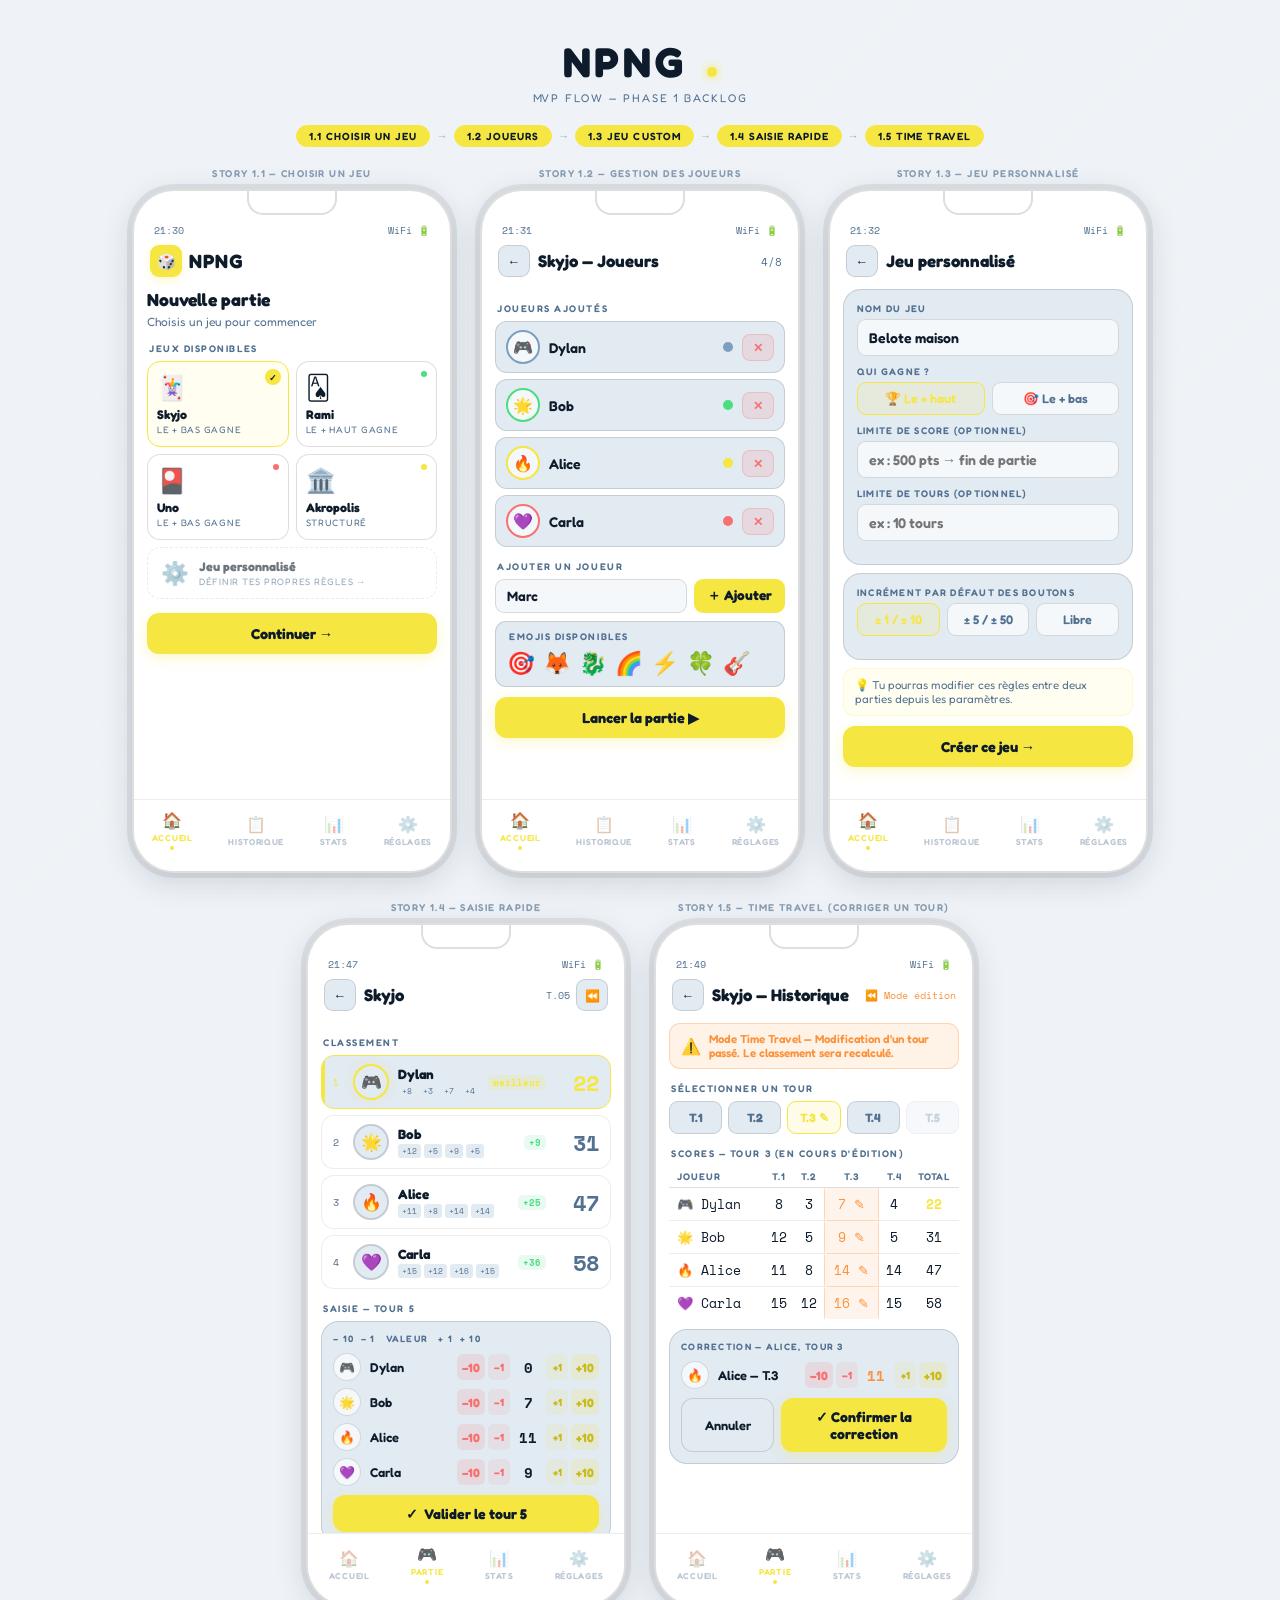
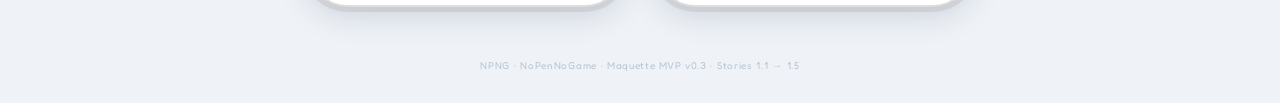
<file: mockup.html>
<!DOCTYPE html>
<html lang="fr">
<head>
<meta charset="UTF-8">
<meta name="viewport" content="width=device-width, initial-scale=1.0">
<title>NPNG — MVP Maquette</title>
<link href="https://fonts.googleapis.com/css2?family=Fredoka:wght@400;500;600;700&family=Space+Mono:wght@400;700&display=swap" rel="stylesheet">
<style>
/* ─── TOKENS ─────────────────────────────────────────────────── */
:root {
  --accent:      #F5E642;
  --accent-dim:  #C9BC1A;
  --accent-text: #0D1B2A;
  --success:     #4ADE80;
  --danger:      #F87171;
  --warn:        #FB923C;
  --r-card: 18px; --r-btn: 12px; --r-pill: 99px;
  --font-ui:   'Fredoka', sans-serif;
  --font-mono: 'Space Mono', monospace;
  --t: 0.16s ease;
}
@media (prefers-color-scheme: dark) { :root {
  --bg:#0D1B2A; --surf:#152233; --raised:#1C2F44; --input:#1E3249;
  --txt:#EEF2F7; --sub:#7A9AB5; --bdr:rgba(255,255,255,0.07); --bdr-md:rgba(255,255,255,0.13);
  --sh:0 8px 32px rgba(0,0,0,.5);
}}
@media (prefers-color-scheme: light) { :root {
  --bg:#EFF3F8; --surf:#FFF; --raised:#E2EAF2; --input:#F5F8FB;
  --txt:#0D1B2A; --sub:#527090; --bdr:rgba(0,0,0,.07); --bdr-md:rgba(0,0,0,.13);
  --sh:0 8px 32px rgba(13,27,42,.15);
}}

*,*::before,*::after{box-sizing:border-box;margin:0;padding:0}
html{font-size:16px}
body{background:var(--bg);font-family:var(--font-ui);color:var(--txt);min-height:100vh;overflow-x:hidden}
body::before{content:'';position:fixed;inset:0;z-index:0;
  background-image:repeating-linear-gradient(-45deg,transparent,transparent 28px,rgba(245,230,66,.022) 28px,rgba(245,230,66,.022) 29px);
  pointer-events:none}
*{scrollbar-width:none}

/* ─── PAGE ───────────────────────────────────────────────────── */
.page-hd{text-align:center;padding:36px 24px 8px;position:relative;z-index:1}
.page-hd h1{font-size:2.6rem;font-weight:700;letter-spacing:.08em;color:var(--txt)}
.page-hd h1 .dot{display:inline-block;width:10px;height:10px;border-radius:50%;background:var(--accent);box-shadow:0 0 10px var(--accent);margin-left:6px}
.page-hd p{font-size:.7rem;color:var(--sub);letter-spacing:.16em;text-transform:uppercase;margin-top:4px}

/* flow labels */
.flow{display:flex;justify-content:center;align-items:center;gap:6px;padding:12px 24px 20px;flex-wrap:wrap;position:relative;z-index:1}
.fl{font-size:.65rem;font-weight:600;letter-spacing:.1em;text-transform:uppercase;
  padding:4px 12px;border-radius:var(--r-pill);background:var(--surf);
  border:1px solid var(--bdr-md);color:var(--sub);cursor:pointer;transition:all var(--t)}
.fl.on{background:var(--accent);color:var(--accent-text);border-color:var(--accent)}
.fl-arrow{color:var(--sub);font-size:.7rem;opacity:.5}

/* ─── DEVICE GRID ────────────────────────────────────────────── */
.grid{display:flex;justify-content:center;align-items:flex-start;gap:28px;
  padding:0 20px 48px;position:relative;z-index:1;flex-wrap:wrap}
.col{display:flex;flex-direction:column;align-items:center;gap:10px}
.scr-lbl{font-size:.62rem;font-weight:600;letter-spacing:.14em;text-transform:uppercase;color:var(--sub);opacity:.65}

/* ─── PHONE ──────────────────────────────────────────────────── */
.phone{width:320px;border-radius:42px;border:2px solid var(--bdr-md);
  box-shadow:var(--sh),0 0 0 5px var(--bdr);overflow:hidden;
  background:var(--surf);position:relative;
  animation:riseUp .4s ease both}
.phone::before{content:'';position:absolute;top:0;left:50%;transform:translateX(-50%);
  width:90px;height:24px;background:var(--surf);border-radius:0 0 16px 16px;
  z-index:10;border:2px solid var(--bdr-md);border-top:none}
.phone-inner{height:680px;display:flex;flex-direction:column;overflow:hidden}
@keyframes riseUp{from{opacity:0;transform:translateY(20px)}to{opacity:1;transform:translateY(0)}}

/* ─── STATUS BAR ─────────────────────────────────────────────── */
.sb{display:flex;justify-content:space-between;align-items:center;
  padding:32px 20px 4px;font-size:.6rem;font-family:var(--font-mono);color:var(--sub)}

/* ─── APP HEADER ─────────────────────────────────────────────── */
.ah{display:flex;justify-content:space-between;align-items:center;padding:4px 16px 12px}
.logo{display:flex;align-items:center;gap:7px}
.logo-ico{width:32px;height:32px;background:var(--accent);border-radius:9px;
  display:flex;align-items:center;justify-content:center;font-size:.95rem;
  box-shadow:0 3px 8px rgba(245,230,66,.3)}
.logo-txt{font-size:1.2rem;font-weight:700;letter-spacing:.05em}
.ico-btn{width:32px;height:32px;background:var(--raised);border:1px solid var(--bdr-md);
  border-radius:9px;display:flex;align-items:center;justify-content:center;font-size:.85rem;cursor:pointer}

/* ─── SCROLL ─────────────────────────────────────────────────── */
.scroll{flex:1;overflow-y:auto;padding:0 13px 16px}

/* ─── TYPO HELPERS ───────────────────────────────────────────── */
.slbl{font-size:.6rem;font-weight:600;letter-spacing:.16em;text-transform:uppercase;
  color:var(--sub);margin:14px 0 7px 2px}
.sh-title{font-size:1.1rem;font-weight:700;margin-bottom:4px}
.sh-sub{font-size:.75rem;color:var(--sub)}

/* ─── BUTTONS ────────────────────────────────────────────────── */
.btn-cta{width:100%;background:var(--accent);border:none;border-radius:var(--r-btn);
  padding:12px;color:var(--accent-text);font-family:var(--font-ui);font-size:.9rem;
  font-weight:700;cursor:pointer;display:flex;align-items:center;justify-content:center;gap:7px;
  box-shadow:0 4px 14px rgba(245,230,66,.28);transition:transform var(--t),box-shadow var(--t)}
.btn-cta:hover{transform:translateY(-2px);box-shadow:0 7px 20px rgba(245,230,66,.4)}
.btn-ghost{width:100%;background:var(--raised);border:1px solid var(--bdr-md);
  border-radius:var(--r-btn);padding:10px;color:var(--txt);font-family:var(--font-ui);
  font-size:.85rem;font-weight:600;cursor:pointer;text-align:center;
  transition:background var(--t)}
.btn-ghost:hover{background:var(--input)}
.btn-danger{background:rgba(248,113,113,.15);border:1px solid rgba(248,113,113,.25);
  color:#F87171;border-radius:8px;padding:5px 10px;font-family:var(--font-ui);
  font-size:.75rem;font-weight:600;cursor:pointer}

/* ─── GAME TILE (catalogue) ──────────────────────────────────── */
.cat-grid{display:grid;grid-template-columns:1fr 1fr;gap:7px;margin-bottom:4px}
.g-tile{background:var(--surf);border:1px solid var(--bdr-md);border-radius:13px;
  padding:11px 9px;cursor:pointer;position:relative;
  transition:transform var(--t),border-color var(--t)}
.g-tile:hover{transform:translateY(-2px);border-color:var(--accent)}
.g-tile.selected{border-color:var(--accent);background:rgba(245,230,66,.07)}
.g-tile .check{position:absolute;top:7px;right:7px;background:var(--accent);
  color:var(--accent-text);font-size:.55rem;font-weight:700;border-radius:50%;
  width:16px;height:16px;display:flex;align-items:center;justify-content:center}
.te{font-size:1.5rem;margin-bottom:5px;display:block}
.tn{font-size:.78rem;font-weight:700;margin-bottom:2px}
.tt{font-size:.58rem;color:var(--sub);letter-spacing:.08em;text-transform:uppercase}
.tdot{position:absolute;top:9px;right:9px;width:6px;height:6px;border-radius:50%}

.g-tile.custom-tile{border-style:dashed;opacity:.6}

/* ─── CUSTOM GAME FORM ───────────────────────────────────────── */
.form-card{background:var(--raised);border:1px solid var(--bdr-md);border-radius:var(--r-card);padding:13px;margin-bottom:8px}
.field-lbl{font-size:.6rem;font-weight:600;letter-spacing:.13em;text-transform:uppercase;color:var(--sub);margin-bottom:5px}
.field-input{width:100%;background:var(--input);border:1px solid var(--bdr-md);border-radius:9px;
  padding:9px 11px;color:var(--txt);font-family:var(--font-ui);font-size:.88rem;font-weight:600;
  outline:none;margin-bottom:10px}
.field-input:focus{border-color:var(--accent)}
.toggle-row{display:flex;gap:7px;margin-bottom:10px}
.toggle-opt{flex:1;padding:8px;border-radius:9px;border:1px solid var(--bdr-md);
  text-align:center;font-size:.78rem;font-weight:600;cursor:pointer;
  background:var(--input);color:var(--sub);transition:all var(--t)}
.toggle-opt.on{background:rgba(245,230,66,.12);border-color:var(--accent);color:var(--accent)}

/* ─── PLAYER MANAGEMENT ──────────────────────────────────────── */
.player-list{display:flex;flex-direction:column;gap:6px;margin-bottom:8px}
.p-row{display:flex;align-items:center;gap:9px;background:var(--raised);
  border:1px solid var(--bdr-md);border-radius:12px;padding:8px 10px}
.p-av{width:34px;height:34px;border-radius:50%;display:flex;align-items:center;
  justify-content:center;font-size:1rem;border:2px solid var(--bdr-md);
  background:var(--input);flex-shrink:0}
.p-name{flex:1;font-size:.88rem;font-weight:600}
.p-color-dot{width:10px;height:10px;border-radius:50%;flex-shrink:0}
.add-player-row{display:flex;gap:7px;margin-bottom:8px}
.add-input{flex:1;background:var(--input);border:1px solid var(--bdr-md);
  border-radius:9px;padding:8px 11px;color:var(--txt);font-family:var(--font-ui);
  font-size:.85rem;font-weight:600;outline:none}
.add-input:focus{border-color:var(--accent)}
.add-btn{background:var(--accent);border:none;border-radius:9px;padding:8px 13px;
  color:var(--accent-text);font-family:var(--font-ui);font-size:.85rem;font-weight:700;cursor:pointer}

/* ─── SCORE ENTRY ────────────────────────────────────────────── */
/* leaderboard */
.lb{display:flex;flex-direction:column;gap:6px;margin-bottom:12px}
.lb-row{background:var(--surf);border:1px solid var(--bdr);border-radius:13px;
  padding:8px 11px;display:flex;align-items:center;gap:9px;position:relative;overflow:hidden}
.lb-row.lead{background:var(--raised);border-color:var(--accent)}
.lb-row.lead::after{content:'';position:absolute;left:0;top:0;bottom:0;width:3px;background:var(--accent)}
.rk{font-family:var(--font-mono);font-size:.6rem;color:var(--sub);width:11px}
.lb-row.lead .rk{color:var(--accent)}
.av-m{width:36px;height:36px;border-radius:50%;display:flex;align-items:center;
  justify-content:center;font-size:1.05rem;border:2px solid var(--bdr-md);
  background:var(--raised);flex-shrink:0}
.lb-row.lead .av-m{border-color:var(--accent);box-shadow:0 0 8px rgba(245,230,66,.25)}
.lb-info{flex:1;min-width:0}
.lb-name{font-size:.84rem;font-weight:700;margin-bottom:2px}
.pips{display:flex;gap:3px}
.pip{font-size:.53rem;font-family:var(--font-mono);color:var(--sub);
  background:var(--raised);border-radius:3px;padding:1px 4px}
.pip.edit{background:rgba(251,146,60,.2);color:var(--warn);cursor:pointer}
.db{font-size:.57rem;font-family:var(--font-mono);border-radius:5px;padding:1px 5px;font-weight:700}
.db.neg{background:rgba(248,113,113,.15);color:#F87171}
.db.pos{background:rgba(74,222,128,.12);color:#4ADE80}
.db.best{background:rgba(245,230,66,.15);color:var(--accent)}
.tot{font-family:var(--font-mono);font-size:1.4rem;font-weight:700;color:var(--sub);
  min-width:44px;text-align:right}
.lb-row.lead .tot{color:var(--accent)}

/* entry panel */
.ep{background:var(--raised);border:1px solid var(--bdr-md);border-radius:var(--r-card);padding:11px}
.ep-lbl{font-size:.58rem;font-weight:600;letter-spacing:.14em;text-transform:uppercase;color:var(--sub);margin-bottom:9px}
.e-row{display:flex;align-items:center;gap:9px;margin-bottom:7px}
.e-av{width:28px;height:28px;border-radius:50%;display:flex;align-items:center;
  justify-content:center;font-size:.8rem;background:var(--input);border:1.5px solid var(--bdr-md);flex-shrink:0}
.e-name{flex:1;font-size:.8rem;font-weight:600}
.sc-ctrl{display:flex;align-items:center;gap:3px}
.sc-b{height:26px;border-radius:6px;border:none;font-family:var(--font-ui);
  font-size:.75rem;font-weight:700;cursor:pointer;transition:transform var(--t);padding:0 6px;
  display:flex;align-items:center;justify-content:center}
.sc-b:hover{transform:scale(1.08)}
.sc-b.lrg{background:rgba(248,113,113,.15);color:#F87171;width:28px}
.sc-b.sml{background:rgba(248,113,113,.1);color:#F87171;width:22px;font-size:.65rem}
.sc-b.slrg{background:rgba(245,230,66,.18);color:var(--accent-dim);width:28px}
.sc-b.ssml{background:rgba(245,230,66,.1);color:var(--accent-dim);width:22px;font-size:.65rem}
.sc-val{font-family:var(--font-mono);font-size:.9rem;font-weight:700;
  min-width:30px;text-align:center;color:var(--txt)}
.validate-btn{width:100%;background:var(--accent);border:none;border-radius:var(--r-btn);
  padding:10px;color:var(--accent-text);font-family:var(--font-ui);font-size:.88rem;
  font-weight:700;cursor:pointer;margin-top:9px;
  display:flex;align-items:center;justify-content:center;gap:6px;
  box-shadow:0 4px 12px rgba(245,230,66,.28);transition:transform var(--t)}
.validate-btn:hover{transform:translateY(-1px)}

/* ─── TIME TRAVEL ────────────────────────────────────────────── */
.tt-banner{background:rgba(251,146,60,.12);border:1px solid rgba(251,146,60,.3);
  border-radius:11px;padding:8px 11px;margin-bottom:10px;
  display:flex;align-items:center;gap:8px}
.tt-banner .ico{font-size:1rem}
.tt-banner .txt{font-size:.72rem;color:var(--warn);font-weight:600;flex:1}
.tt-nav{display:flex;gap:6px;margin-bottom:10px}
.tt-btn{flex:1;background:var(--raised);border:1px solid var(--bdr-md);border-radius:9px;
  padding:8px;text-align:center;font-size:.75rem;font-weight:700;cursor:pointer;
  color:var(--sub);transition:all var(--t)}
.tt-btn.cur{background:rgba(245,230,66,.12);border-color:var(--accent);color:var(--accent)}
.tt-btn:hover{border-color:var(--bdr-md);color:var(--txt)}

/* round-by-round table */
.round-table{width:100%;border-collapse:collapse;margin-bottom:10px}
.round-table th{font-size:.6rem;font-weight:600;letter-spacing:.1em;text-transform:uppercase;
  color:var(--sub);padding:5px 4px;text-align:center;border-bottom:1px solid var(--bdr-md)}
.round-table th:first-child{text-align:left;padding-left:8px}
.round-table td{font-family:var(--font-mono);font-size:.82rem;padding:6px 4px;
  text-align:center;border-bottom:1px solid var(--bdr);color:var(--txt)}
.round-table td:first-child{text-align:left;padding-left:8px}
.round-table tr:last-child td{border-bottom:none}
.round-table .editable{background:rgba(251,146,60,.1);border-radius:5px;
  cursor:pointer;color:var(--warn);border:1px solid rgba(251,146,60,.3)}
.round-table .total-row td{font-weight:700;color:var(--txt);border-top:1px solid var(--bdr-md);font-size:.85rem}

/* ─── BOTTOM NAV ─────────────────────────────────────────────── */
.nav{display:flex;justify-content:space-around;align-items:center;
  padding:7px 0 18px;border-top:1px solid var(--bdr);background:var(--surf)}
.ni{display:flex;flex-direction:column;align-items:center;gap:3px;
  cursor:pointer;opacity:.4;padding:3px 10px;transition:opacity var(--t)}
.ni.on{opacity:1}
.ni .ico{font-size:1rem}
.ni .lbl{font-size:.54rem;font-weight:600;letter-spacing:.08em;text-transform:uppercase;color:var(--sub)}
.ni.on .lbl{color:var(--accent)}
.ndot{width:4px;height:4px;border-radius:50%;background:var(--accent);display:none}
.ni.on .ndot{display:block}

/* ─── FOOTER ─────────────────────────────────────────────────── */
.footer{text-align:center;padding:4px 24px 32px;font-size:.62rem;color:var(--sub);
  opacity:.35;position:relative;z-index:1;letter-spacing:.07em}
</style>
</head>
<body>

<div class="page-hd">
  <h1>NPNG <span class="dot"></span></h1>
  <p>MVP Flow — Phase 1 Backlog</p>
</div>

<!-- story labels -->
<div class="flow">
  <span class="fl on">1.1 Choisir un jeu</span>
  <span class="fl-arrow">→</span>
  <span class="fl on">1.2 Joueurs</span>
  <span class="fl-arrow">→</span>
  <span class="fl on">1.3 Jeu custom</span>
  <span class="fl-arrow">→</span>
  <span class="fl on">1.4 Saisie rapide</span>
  <span class="fl-arrow">→</span>
  <span class="fl on">1.5 Time Travel</span>
</div>

<div class="grid">

  <!-- ═══════════════════════════════════
       S1 — STORY 1.1 : CHOISIR UN JEU
  ═══════════════════════════════════ -->
  <div class="col" style="animation-delay:.05s">
    <div class="scr-lbl">Story 1.1 — Choisir un jeu</div>
    <div class="phone" style="animation-delay:.05s">
      <div class="phone-inner">
        <div class="sb"><span>21:30</span><span>WiFi 🔋</span></div>
        <div class="ah">
          <div class="logo"><div class="logo-ico">🎲</div><span class="logo-txt">NPNG</span></div>
        </div>
        <div class="scroll">
          <div class="sh-title">Nouvelle partie</div>
          <div class="sh-sub" style="margin-bottom:12px">Choisis un jeu pour commencer</div>

          <div class="slbl">Jeux disponibles</div>
          <div class="cat-grid">
            <div class="g-tile selected">
              <div class="check">✓</div>
              <span class="te">🃏</span>
              <div class="tn">Skyjo</div>
              <div class="tt">Le + bas gagne</div>
            </div>
            <div class="g-tile">
              <div class="tdot" style="background:#4ADE80"></div>
              <span class="te">🂡</span>
              <div class="tn">Rami</div>
              <div class="tt">Le + haut gagne</div>
            </div>
            <div class="g-tile">
              <div class="tdot" style="background:#F87171"></div>
              <span class="te">🎴</span>
              <div class="tn">Uno</div>
              <div class="tt">Le + bas gagne</div>
            </div>
            <div class="g-tile">
              <div class="tdot" style="background:var(--accent)"></div>
              <span class="te">🏛️</span>
              <div class="tn">Akropolis</div>
              <div class="tt">Structuré</div>
            </div>
            <div class="g-tile custom-tile" style="grid-column:span 2;display:flex;align-items:center;gap:10px;padding:11px 13px">
              <span style="font-size:1.4rem">⚙️</span>
              <div>
                <div class="tn">Jeu personnalisé</div>
                <div class="tt">Définir tes propres règles →</div>
              </div>
            </div>
          </div>

          <div style="height:10px"></div>
          <button class="btn-cta">Continuer →</button>
        </div>
        <div class="nav">
          <div class="ni on"><span class="ico">🏠</span><span class="lbl">Accueil</span><div class="ndot"></div></div>
          <div class="ni"><span class="ico">📋</span><span class="lbl">Historique</span><div class="ndot"></div></div>
          <div class="ni"><span class="ico">📊</span><span class="lbl">Stats</span><div class="ndot"></div></div>
          <div class="ni"><span class="ico">⚙️</span><span class="lbl">Réglages</span><div class="ndot"></div></div>
        </div>
      </div>
    </div>
  </div>

  <!-- ═══════════════════════════════════
       S2 — STORY 1.2 : GÉRER LES JOUEURS
  ═══════════════════════════════════ -->
  <div class="col" style="animation-delay:.12s">
    <div class="scr-lbl">Story 1.2 — Gestion des joueurs</div>
    <div class="phone" style="animation-delay:.12s">
      <div class="phone-inner">
        <div class="sb"><span>21:31</span><span>WiFi 🔋</span></div>
        <div class="ah">
          <div style="display:flex;align-items:center;gap:8px">
            <div class="ico-btn" style="font-size:.8rem">←</div>
            <span style="font-size:1.05rem;font-weight:700">Skyjo — Joueurs</span>
          </div>
          <div style="font-size:.7rem;color:var(--sub);font-family:var(--font-mono)">4/8</div>
        </div>
        <div class="scroll">

          <div class="slbl">Joueurs ajoutés</div>
          <div class="player-list">
            <div class="p-row">
              <div class="p-av" style="border-color:#7C9EBF">🎮</div>
              <span class="p-name">Dylan</span>
              <div class="p-color-dot" style="background:#7C9EBF"></div>
              <button class="btn-danger">✕</button>
            </div>
            <div class="p-row">
              <div class="p-av" style="border-color:#4ADE80">🌟</div>
              <span class="p-name">Bob</span>
              <div class="p-color-dot" style="background:#4ADE80"></div>
              <button class="btn-danger">✕</button>
            </div>
            <div class="p-row">
              <div class="p-av" style="border-color:var(--accent)">🔥</div>
              <span class="p-name">Alice</span>
              <div class="p-color-dot" style="background:var(--accent)"></div>
              <button class="btn-danger">✕</button>
            </div>
            <div class="p-row">
              <div class="p-av" style="border-color:#F87171">💜</div>
              <span class="p-name">Carla</span>
              <div class="p-color-dot" style="background:#F87171"></div>
              <button class="btn-danger">✕</button>
            </div>
          </div>

          <div class="slbl">Ajouter un joueur</div>
          <div class="add-player-row">
            <input class="add-input" type="text" placeholder="Prénom…" value="Marc">
            <button class="add-btn">＋ Ajouter</button>
          </div>

          <div style="background:var(--raised);border:1px solid var(--bdr-md);border-radius:11px;padding:9px 11px;margin-bottom:10px">
            <div class="slbl" style="margin-top:0">Emojis disponibles</div>
            <div style="display:flex;gap:8px;flex-wrap:wrap">
              <span style="font-size:1.4rem;cursor:pointer">🎯</span>
              <span style="font-size:1.4rem;cursor:pointer">🦊</span>
              <span style="font-size:1.4rem;cursor:pointer">🐉</span>
              <span style="font-size:1.4rem;cursor:pointer">🌈</span>
              <span style="font-size:1.4rem;cursor:pointer">⚡</span>
              <span style="font-size:1.4rem;cursor:pointer">🍀</span>
              <span style="font-size:1.4rem;cursor:pointer">🎸</span>
            </div>
          </div>

          <button class="btn-cta">Lancer la partie ▶</button>
        </div>
        <div class="nav">
          <div class="ni on"><span class="ico">🏠</span><span class="lbl">Accueil</span><div class="ndot"></div></div>
          <div class="ni"><span class="ico">📋</span><span class="lbl">Historique</span><div class="ndot"></div></div>
          <div class="ni"><span class="ico">📊</span><span class="lbl">Stats</span><div class="ndot"></div></div>
          <div class="ni"><span class="ico">⚙️</span><span class="lbl">Réglages</span><div class="ndot"></div></div>
        </div>
      </div>
    </div>
  </div>

  <!-- ═══════════════════════════════════
       S3 — STORY 1.3 : JEU CUSTOM
  ═══════════════════════════════════ -->
  <div class="col" style="animation-delay:.19s">
    <div class="scr-lbl">Story 1.3 — Jeu personnalisé</div>
    <div class="phone" style="animation-delay:.19s">
      <div class="phone-inner">
        <div class="sb"><span>21:32</span><span>WiFi 🔋</span></div>
        <div class="ah">
          <div style="display:flex;align-items:center;gap:8px">
            <div class="ico-btn" style="font-size:.8rem">←</div>
            <span style="font-size:1.05rem;font-weight:700">Jeu personnalisé</span>
          </div>
        </div>
        <div class="scroll">

          <div class="form-card">
            <div class="field-lbl">Nom du jeu</div>
            <input class="field-input" type="text" value="Belote maison">

            <div class="field-lbl">Qui gagne ?</div>
            <div class="toggle-row">
              <div class="toggle-opt on">🏆 Le + haut</div>
              <div class="toggle-opt">🎯 Le + bas</div>
            </div>

            <div class="field-lbl">Limite de score (optionnel)</div>
            <input class="field-input" type="text" placeholder="ex : 500 pts → fin de partie">

            <div class="field-lbl">Limite de tours (optionnel)</div>
            <input class="field-input" type="text" placeholder="ex : 10 tours">
          </div>

          <div class="form-card">
            <div class="field-lbl">Incrément par défaut des boutons</div>
            <div class="toggle-row">
              <div class="toggle-opt on">± 1 / ± 10</div>
              <div class="toggle-opt">± 5 / ± 50</div>
              <div class="toggle-opt">Libre</div>
            </div>
          </div>

          <div style="background:rgba(245,230,66,.07);border:1px solid rgba(245,230,66,.2);
            border-radius:11px;padding:9px 11px;margin-bottom:10px;
            font-size:.72rem;color:var(--sub)">
            💡 Tu pourras modifier ces règles entre deux parties depuis les paramètres.
          </div>

          <button class="btn-cta">Créer ce jeu →</button>
        </div>
        <div class="nav">
          <div class="ni on"><span class="ico">🏠</span><span class="lbl">Accueil</span><div class="ndot"></div></div>
          <div class="ni"><span class="ico">📋</span><span class="lbl">Historique</span><div class="ndot"></div></div>
          <div class="ni"><span class="ico">📊</span><span class="lbl">Stats</span><div class="ndot"></div></div>
          <div class="ni"><span class="ico">⚙️</span><span class="lbl">Réglages</span><div class="ndot"></div></div>
        </div>
      </div>
    </div>
  </div>

  <!-- ═══════════════════════════════════
       S4 — STORY 1.4 : SAISIE RAPIDE
  ═══════════════════════════════════ -->
  <div class="col" style="animation-delay:.26s">
    <div class="scr-lbl">Story 1.4 — Saisie rapide</div>
    <div class="phone" style="animation-delay:.26s">
      <div class="phone-inner">
        <div class="sb"><span>21:47</span><span>WiFi 🔋</span></div>
        <div class="ah">
          <div style="display:flex;align-items:center;gap:8px">
            <div class="ico-btn" style="font-size:.8rem">←</div>
            <span style="font-size:1.05rem;font-weight:700">Skyjo</span>
          </div>
          <div style="display:flex;align-items:center;gap:6px">
            <span style="font-size:.65rem;font-family:var(--font-mono);color:var(--sub)">T.05</span>
            <div class="ico-btn" style="font-size:.75rem" title="Time Travel">⏪</div>
          </div>
        </div>
        <div class="scroll">

          <!-- live leaderboard -->
          <div class="slbl">Classement</div>
          <div class="lb">
            <div class="lb-row lead">
              <span class="rk">1</span>
              <div class="av-m">🎮</div>
              <div class="lb-info">
                <div class="lb-name">Dylan</div>
                <div class="pips">
                  <span class="pip">+8</span><span class="pip">+3</span>
                  <span class="pip">+7</span><span class="pip">+4</span>
                </div>
              </div>
              <span class="db best">meilleur</span>
              <div class="tot">22</div>
            </div>
            <div class="lb-row">
              <span class="rk">2</span>
              <div class="av-m">🌟</div>
              <div class="lb-info">
                <div class="lb-name">Bob</div>
                <div class="pips">
                  <span class="pip">+12</span><span class="pip">+5</span>
                  <span class="pip">+9</span><span class="pip">+5</span>
                </div>
              </div>
              <span class="db pos">+9</span>
              <div class="tot">31</div>
            </div>
            <div class="lb-row">
              <span class="rk">3</span>
              <div class="av-m">🔥</div>
              <div class="lb-info">
                <div class="lb-name">Alice</div>
                <div class="pips">
                  <span class="pip">+11</span><span class="pip">+8</span>
                  <span class="pip">+14</span><span class="pip">+14</span>
                </div>
              </div>
              <span class="db pos">+25</span>
              <div class="tot">47</div>
            </div>
            <div class="lb-row">
              <span class="rk">4</span>
              <div class="av-m">💜</div>
              <div class="lb-info">
                <div class="lb-name">Carla</div>
                <div class="pips">
                  <span class="pip">+15</span><span class="pip">+12</span>
                  <span class="pip">+16</span><span class="pip">+15</span>
                </div>
              </div>
              <span class="db pos">+36</span>
              <div class="tot">58</div>
            </div>
          </div>

          <!-- score entry with +1/-1/+10/-10 -->
          <div class="slbl">Saisie — Tour 5</div>
          <div class="ep">
            <div class="ep-lbl">− 10 &nbsp;− 1 &nbsp;&nbsp;valeur&nbsp;&nbsp; + 1 &nbsp;+ 10</div>
            <div class="e-row">
              <div class="e-av">🎮</div>
              <span class="e-name">Dylan</span>
              <div class="sc-ctrl">
                <button class="sc-b lrg">−10</button>
                <button class="sc-b sml">−1</button>
                <span class="sc-val">0</span>
                <button class="sc-b ssml">+1</button>
                <button class="sc-b slrg">+10</button>
              </div>
            </div>
            <div class="e-row">
              <div class="e-av">🌟</div>
              <span class="e-name">Bob</span>
              <div class="sc-ctrl">
                <button class="sc-b lrg">−10</button>
                <button class="sc-b sml">−1</button>
                <span class="sc-val">7</span>
                <button class="sc-b ssml">+1</button>
                <button class="sc-b slrg">+10</button>
              </div>
            </div>
            <div class="e-row">
              <div class="e-av">🔥</div>
              <span class="e-name">Alice</span>
              <div class="sc-ctrl">
                <button class="sc-b lrg">−10</button>
                <button class="sc-b sml">−1</button>
                <span class="sc-val">11</span>
                <button class="sc-b ssml">+1</button>
                <button class="sc-b slrg">+10</button>
              </div>
            </div>
            <div class="e-row">
              <div class="e-av">💜</div>
              <span class="e-name">Carla</span>
              <div class="sc-ctrl">
                <button class="sc-b lrg">−10</button>
                <button class="sc-b sml">−1</button>
                <span class="sc-val">9</span>
                <button class="sc-b ssml">+1</button>
                <button class="sc-b slrg">+10</button>
              </div>
            </div>
            <button class="validate-btn">✓ &nbsp;Valider le tour 5</button>
          </div>

        </div>
        <div class="nav">
          <div class="ni"><span class="ico">🏠</span><span class="lbl">Accueil</span><div class="ndot"></div></div>
          <div class="ni on"><span class="ico">🎮</span><span class="lbl">Partie</span><div class="ndot"></div></div>
          <div class="ni"><span class="ico">📊</span><span class="lbl">Stats</span><div class="ndot"></div></div>
          <div class="ni"><span class="ico">⚙️</span><span class="lbl">Réglages</span><div class="ndot"></div></div>
        </div>
      </div>
    </div>
  </div>

  <!-- ═══════════════════════════════════
       S5 — STORY 1.5 : TIME TRAVEL
  ═══════════════════════════════════ -->
  <div class="col" style="animation-delay:.33s">
    <div class="scr-lbl">Story 1.5 — Time Travel (corriger un tour)</div>
    <div class="phone" style="animation-delay:.33s">
      <div class="phone-inner">
        <div class="sb"><span>21:49</span><span>WiFi 🔋</span></div>
        <div class="ah">
          <div style="display:flex;align-items:center;gap:8px">
            <div class="ico-btn" style="font-size:.8rem">←</div>
            <span style="font-size:1.05rem;font-weight:700">Skyjo — Historique</span>
          </div>
          <div style="font-size:.65rem;font-family:var(--font-mono);color:var(--warn)">⏪ Mode édition</div>
        </div>
        <div class="scroll">

          <!-- warning banner -->
          <div class="tt-banner">
            <span class="ico">⚠️</span>
            <span class="txt">Mode Time Travel — Modification d'un tour passé. Le classement sera recalculé.</span>
          </div>

          <!-- tour nav -->
          <div class="slbl">Sélectionner un tour</div>
          <div class="tt-nav">
            <div class="tt-btn">T.1</div>
            <div class="tt-btn">T.2</div>
            <div class="tt-btn cur">T.3 ✎</div>
            <div class="tt-btn">T.4</div>
            <div class="tt-btn" style="opacity:.3">T.5</div>
          </div>

          <!-- editable score grid -->
          <div class="slbl">Scores — Tour 3 (en cours d'édition)</div>
          <table class="round-table">
            <thead>
              <tr>
                <th>Joueur</th>
                <th>T.1</th>
                <th>T.2</th>
                <th>T.3</th>
                <th>T.4</th>
                <th>Total</th>
              </tr>
            </thead>
            <tbody>
              <tr>
                <td>🎮 Dylan</td>
                <td>8</td><td>3</td>
                <td class="editable">7 ✎</td>
                <td>4</td>
                <td style="font-weight:700;color:var(--accent)">22</td>
              </tr>
              <tr>
                <td>🌟 Bob</td>
                <td>12</td><td>5</td>
                <td class="editable">9 ✎</td>
                <td>5</td>
                <td>31</td>
              </tr>
              <tr>
                <td>🔥 Alice</td>
                <td>11</td><td>8</td>
                <td class="editable">14 ✎</td>
                <td>14</td>
                <td>47</td>
              </tr>
              <tr>
                <td>💜 Carla</td>
                <td>15</td><td>12</td>
                <td class="editable">16 ✎</td>
                <td>15</td>
                <td>58</td>
              </tr>
            </tbody>
          </table>

          <!-- correction in progress -->
          <div class="ep">
            <div class="ep-lbl">Correction — Alice, Tour 3</div>
            <div class="e-row">
              <div class="e-av">🔥</div>
              <span class="e-name">Alice — T.3</span>
              <div class="sc-ctrl">
                <button class="sc-b lrg">−10</button>
                <button class="sc-b sml">−1</button>
                <span class="sc-val" style="color:var(--warn)">11</span>
                <button class="sc-b ssml">+1</button>
                <button class="sc-b slrg">+10</button>
              </div>
            </div>
            <div style="display:flex;gap:7px;margin-top:9px">
              <button class="btn-ghost" style="flex:1;padding:9px;font-size:.8rem">Annuler</button>
              <button class="validate-btn" style="flex:2;margin-top:0">✓ Confirmer la correction</button>
            </div>
          </div>

        </div>
        <div class="nav">
          <div class="ni"><span class="ico">🏠</span><span class="lbl">Accueil</span><div class="ndot"></div></div>
          <div class="ni on"><span class="ico">🎮</span><span class="lbl">Partie</span><div class="ndot"></div></div>
          <div class="ni"><span class="ico">📊</span><span class="lbl">Stats</span><div class="ndot"></div></div>
          <div class="ni"><span class="ico">⚙️</span><span class="lbl">Réglages</span><div class="ndot"></div></div>
        </div>
      </div>
    </div>
  </div>

</div><!-- /grid -->

<div class="footer">NPNG · NoPenNoGame · Maquette MVP v0.3 · Stories 1.1 → 1.5</div>

</body>
</html>
</file>
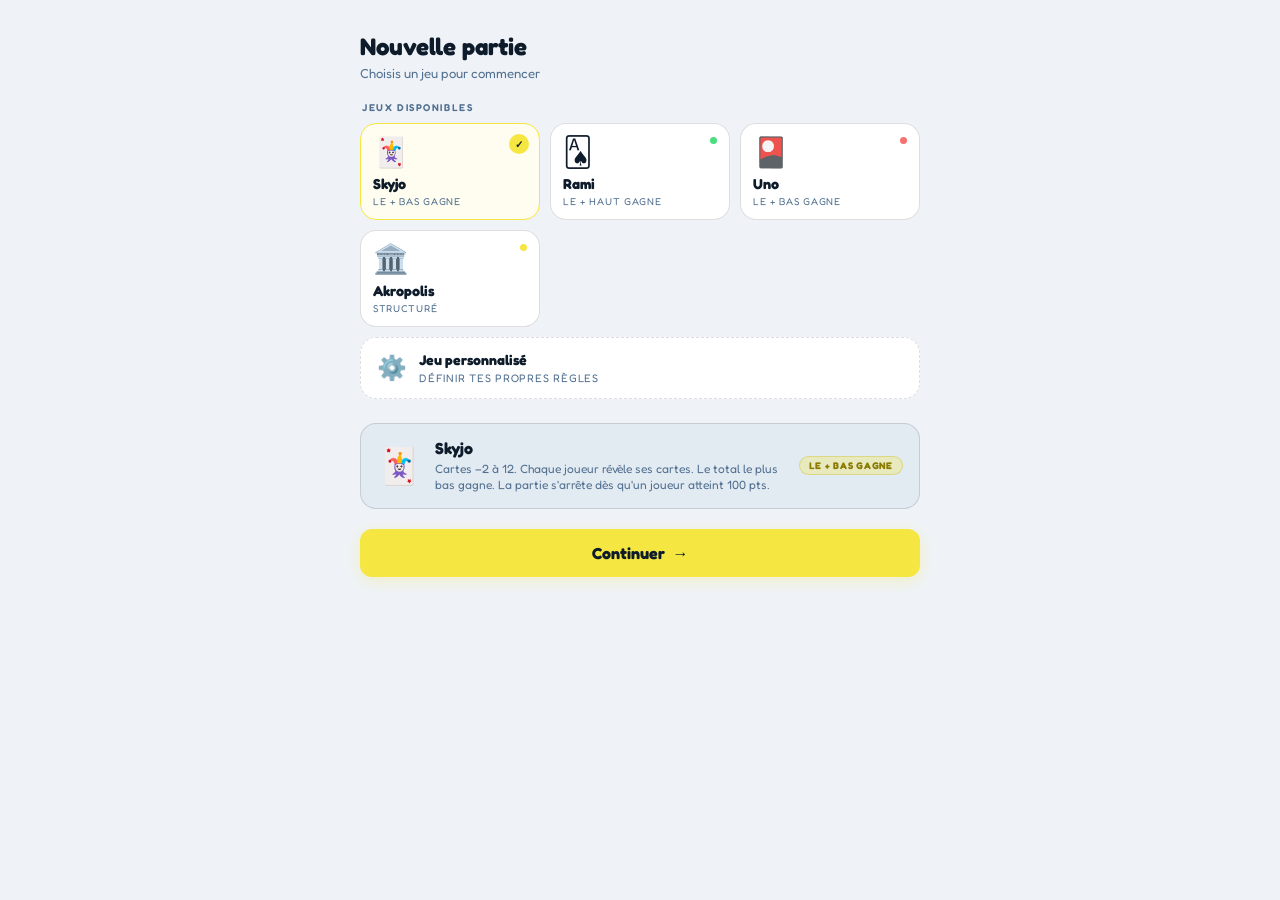
<file: npng-game-picker.html>
<!DOCTYPE html>
<html lang="fr">
<head>
<meta charset="UTF-8">
<meta name="viewport" content="width=device-width, initial-scale=1.0">
<title>NPNG — Choix du jeu</title>
<link href="https://fonts.googleapis.com/css2?family=Fredoka:wght@400;500;600;700&family=Space+Mono:wght@400;700&display=swap" rel="stylesheet">
<style>
/* ─── TOKENS ─────────────────────────────────────────────────── */
:root {
  --accent:      #F5E642;
  --accent-dim:  #C9BC1A;
  --accent-text: #0D1B2A;
  --r-card: 16px;
  --r-btn:  12px;
  --font-ui:   'Fredoka', sans-serif;
  --font-mono: 'Space Mono', monospace;
  --t: 0.16s ease;
}
@media (prefers-color-scheme: dark) { :root {
  --bg:    #0D1B2A;
  --surf:  #152233;
  --raised:#1C2F44;
  --input: #1E3249;
  --txt:   #EEF2F7;
  --sub:   #7A9AB5;
  --bdr:   rgba(255,255,255,0.07);
  --bdr-md:rgba(255,255,255,0.13);
}}
@media (prefers-color-scheme: light) { :root {
  --bg:    #EFF3F8;
  --surf:  #FFFFFF;
  --raised:#E2EAF2;
  --input: #F5F8FB;
  --txt:   #0D1B2A;
  --sub:   #527090;
  --bdr:   rgba(0,0,0,0.07);
  --bdr-md:rgba(0,0,0,0.13);
}}

*, *::before, *::after { box-sizing: border-box; margin: 0; padding: 0; }
html { font-size: 16px; }

body {
  background: var(--bg);
  font-family: var(--font-ui);
  color: var(--txt);
  /* ↓ retirer en Blazor, c'est juste pour la démo */
  display: flex;
  align-items: flex-start;
  justify-content: center;
  min-height: 100vh;
  padding: 32px 16px;
}

/* ─── COMPOSANT RACINE ───────────────────────────────────────── */
/*
  En Blazor, ce sera simplement le contenu de ton .razor.
  La largeur max + centrage peuvent être gérés par le layout parent.
*/
.game-picker {
  width: 100%;
  max-width: 560px;
}

/* ─── EN-TÊTE ────────────────────────────────────────────────── */
.gp-header {
  margin-bottom: 20px;
}
.gp-title {
  font-size: 1.5rem;
  font-weight: 700;
  color: var(--txt);
  margin-bottom: 4px;
}
.gp-sub {
  font-size: .82rem;
  color: var(--sub);
}

/* ─── SECTION LABEL ──────────────────────────────────────────── */
.section-lbl {
  font-size: .62rem;
  font-weight: 600;
  letter-spacing: .16em;
  text-transform: uppercase;
  color: var(--sub);
  margin: 0 0 10px 2px;
}

/* ─── GRILLE CATALOGUE ───────────────────────────────────────── */
.catalogue {
  display: grid;
  grid-template-columns: repeat(auto-fill, minmax(148px, 1fr));
  gap: 10px;
  margin-bottom: 24px;
}

/* ─── TUILE JEU ──────────────────────────────────────────────── */
.game-tile {
  background: var(--surf);
  border: 1.5px solid var(--bdr-md);
  border-radius: var(--r-card);
  padding: 14px 12px 12px;
  cursor: pointer;
  position: relative;
  transition: transform var(--t), border-color var(--t), background var(--t);
  outline: none;
  text-align: left;
  width: 100%;
  color: var(--txt);
  font-family: var(--font-ui);
}
.game-tile:hover {
  transform: translateY(-3px);
  border-color: var(--accent);
}
.game-tile:focus-visible {
  outline: 2px solid var(--accent);
  outline-offset: 2px;
}
.game-tile.selected {
  border-color: var(--accent);
  background: color-mix(in srgb, var(--accent) 8%, var(--surf));
}

/* checkmark sélection */
.tile-check {
  position: absolute;
  top: 10px; right: 10px;
  width: 20px; height: 20px;
  background: var(--accent);
  color: var(--accent-text);
  border-radius: 50%;
  display: flex; align-items: center; justify-content: center;
  font-size: .65rem;
  font-weight: 700;
  opacity: 0;
  transform: scale(.6);
  transition: opacity var(--t), transform var(--t);
  pointer-events: none;
}
.game-tile.selected .tile-check {
  opacity: 1;
  transform: scale(1);
}

/* point couleur (quand pas sélectionné) */
.tile-dot {
  position: absolute;
  top: 13px; right: 12px;
  width: 7px; height: 7px;
  border-radius: 50%;
  transition: opacity var(--t);
}
.game-tile.selected .tile-dot { opacity: 0; }

.tile-emoji {
  font-size: 1.8rem;
  display: block;
  margin-bottom: 8px;
  line-height: 1;
}
.tile-name {
  font-size: .9rem;
  font-weight: 700;
  margin-bottom: 3px;
  color: var(--txt);
}
.tile-rule {
  font-size: .62rem;
  color: var(--sub);
  letter-spacing: .07em;
  text-transform: uppercase;
}

/* tuile "Custom" */
.game-tile.custom {
  border-style: dashed;
  display: flex;
  flex-direction: row;
  align-items: center;
  gap: 12px;
  grid-column: 1 / -1;        /* pleine largeur */
  padding: 13px 16px;
}
.game-tile.custom .tile-emoji { margin-bottom: 0; font-size: 1.5rem; }
.custom-text .tile-name  { font-size: .88rem; }
.custom-text .tile-rule  { font-size: .68rem; }

/* ─── PANNEAU INFO JEU SÉLECTIONNÉ ──────────────────────────── */
.game-info {
  background: var(--raised);
  border: 1.5px solid var(--bdr-md);
  border-radius: var(--r-card);
  padding: 14px 16px;
  margin-bottom: 20px;
  display: flex;
  align-items: center;
  gap: 14px;
  animation: fadeIn .2s ease;
}
@keyframes fadeIn { from { opacity: 0; transform: translateY(6px); } to { opacity: 1; transform: translateY(0); } }

.gi-emoji { font-size: 2.2rem; flex-shrink: 0; }
.gi-body  { flex: 1; min-width: 0; }
.gi-name  { font-size: 1rem; font-weight: 700; margin-bottom: 3px; }
.gi-desc  { font-size: .75rem; color: var(--sub); line-height: 1.4; }
.gi-badge {
  font-size: .6rem;
  font-weight: 700;
  letter-spacing: .08em;
  text-transform: uppercase;
  padding: 3px 9px;
  border-radius: 99px;
  background: rgba(245,230,66,.15);
  color: var(--accent-dim);
  border: 1px solid rgba(245,230,66,.25);
  white-space: nowrap;
  flex-shrink: 0;
}
@media (prefers-color-scheme: light) {
  .gi-badge { color: #8A7A00; background: rgba(245,230,66,.3); border-color: rgba(193,174,0,.3); }
}

/* ─── BOUTON CONTINUER ───────────────────────────────────────── */
.btn-cta {
  width: 100%;
  background: var(--accent);
  border: none;
  border-radius: var(--r-btn);
  padding: 14px 16px;
  color: var(--accent-text);
  font-family: var(--font-ui);
  font-size: 1rem;
  font-weight: 700;
  cursor: pointer;
  display: flex;
  align-items: center;
  justify-content: center;
  gap: 8px;
  box-shadow: 0 4px 16px rgba(245,230,66,.28);
  transition: transform var(--t), box-shadow var(--t), opacity var(--t);
}
.btn-cta:hover:not(:disabled) {
  transform: translateY(-2px);
  box-shadow: 0 8px 24px rgba(245,230,66,.42);
}
.btn-cta:disabled {
  opacity: .4;
  cursor: not-allowed;
  box-shadow: none;
}

/* ─── RESPONSIVE ─────────────────────────────────────────────── */
@media (max-width: 400px) {
  .catalogue { grid-template-columns: repeat(2, 1fr); }
}
@media (min-width: 480px) {
  .catalogue { grid-template-columns: repeat(3, 1fr); }
}
</style>
</head>
<body>

<!--
  ════════════════════════════════════════════════════════════════
  COMPOSANT — GamePicker
  ════════════════════════════════════════════════════════════════
  En Blazor :
    - Remplacer onclick="select(n)" par @onclick="() => SelectGame(game)"
    - Remplacer le JS par du C# dans @code { }
    - Les classes conditionnelles : class="game-tile @(selected==id ? "selected" : "")"
    - Le panneau .game-info : @if (selectedGame != null) { ... }
    - Le bouton CTA : disabled="@(selectedGame == null)"
  ════════════════════════════════════════════════════════════════
-->

<div class="game-picker">

  <div class="gp-header">
    <h2 class="gp-title">Nouvelle partie</h2>
    <p class="gp-sub">Choisis un jeu pour commencer</p>
  </div>

  <p class="section-lbl">Jeux disponibles</p>

  <div class="catalogue" role="listbox" aria-label="Sélection du jeu">

    <button class="game-tile selected" role="option" aria-selected="true" onclick="select(1)" id="tile-1">
      <div class="tile-check" aria-hidden="true">✓</div>
      <div class="tile-dot" style="background:#7C9EBF"></div>
      <span class="tile-emoji">🃏</span>
      <div class="tile-name">Skyjo</div>
      <div class="tile-rule">Le + bas gagne</div>
    </button>

    <button class="game-tile" role="option" aria-selected="false" onclick="select(2)" id="tile-2">
      <div class="tile-check" aria-hidden="true">✓</div>
      <div class="tile-dot" style="background:#4ADE80"></div>
      <span class="tile-emoji">🂡</span>
      <div class="tile-name">Rami</div>
      <div class="tile-rule">Le + haut gagne</div>
    </button>

    <button class="game-tile" role="option" aria-selected="false" onclick="select(3)" id="tile-3">
      <div class="tile-check" aria-hidden="true">✓</div>
      <div class="tile-dot" style="background:#F87171"></div>
      <span class="tile-emoji">🎴</span>
      <div class="tile-name">Uno</div>
      <div class="tile-rule">Le + bas gagne</div>
    </button>

    <button class="game-tile" role="option" aria-selected="false" onclick="select(4)" id="tile-4">
      <div class="tile-check" aria-hidden="true">✓</div>
      <div class="tile-dot" style="background:var(--accent)"></div>
      <span class="tile-emoji">🏛️</span>
      <div class="tile-name">Akropolis</div>
      <div class="tile-rule">Structuré</div>
    </button>

    <button class="game-tile custom" role="option" aria-selected="false" onclick="select(5)" id="tile-5">
      <div class="tile-check" aria-hidden="true">✓</div>
      <span class="tile-emoji">⚙️</span>
      <div class="custom-text">
        <div class="tile-name">Jeu personnalisé</div>
        <div class="tile-rule">Définir tes propres règles</div>
      </div>
    </button>

  </div>

  <!-- Panneau info — affiché quand un jeu est sélectionné -->
  <div class="game-info" id="game-info" role="status" aria-live="polite">
    <span class="gi-emoji" id="gi-emoji">🃏</span>
    <div class="gi-body">
      <div class="gi-name" id="gi-name">Skyjo</div>
      <div class="gi-desc" id="gi-desc">Cartes −2 à 12. Chaque joueur révèle ses cartes. Le total le plus bas gagne. La partie s'arrête dès qu'un joueur atteint 100 pts.</div>
    </div>
    <span class="gi-badge" id="gi-badge">Le + bas gagne</span>
  </div>

  <button class="btn-cta" id="btn-continue">
    Continuer &nbsp;→
  </button>

</div>

<script>
  const games = {
    1: { emoji:'🃏', name:'Skyjo',            desc:'Cartes −2 à 12. Chaque joueur révèle ses cartes. Le total le plus bas gagne. La partie s\'arrête dès qu\'un joueur atteint 100 pts.', badge:'Le + bas gagne' },
    2: { emoji:'🂡', name:'Rami',             desc:'Défausser toutes ses cartes en formant des combinaisons. Le joueur avec le score cumulé le plus élevé en fin de manche gagne.',           badge:'Le + haut gagne' },
    3: { emoji:'🎴', name:'Uno',              desc:'Se débarrasser de toutes ses cartes en premier. Les cartes restantes en main sont comptées comme points de pénalité.',                   badge:'Le + bas gagne' },
    4: { emoji:'🏛️', name:'Akropolis',       desc:'Construire une cité en posant des tuiles par catégories. Chaque catégorie a son propre système de points. Le plus haut total gagne.',    badge:'Structuré' },
    5: { emoji:'⚙️', name:'Jeu personnalisé', desc:'Définis ton propre nom de jeu, la règle de victoire (+ haut ou + bas) et les limites optionnelles de score ou de tours.',              badge:'Personnalisé' },
  };

  let current = 1;

  function select(id) {
    // deselect all
    document.querySelectorAll('.game-tile').forEach(t => {
      t.classList.remove('selected');
      t.setAttribute('aria-selected', 'false');
    });
    // select clicked
    const tile = document.getElementById('tile-' + id);
    tile.classList.add('selected');
    tile.setAttribute('aria-selected', 'true');
    current = id;

    // update info panel
    const g = games[id];
    document.getElementById('gi-emoji').textContent = g.emoji;
    document.getElementById('gi-name').textContent  = g.name;
    document.getElementById('gi-desc').textContent  = g.desc;
    document.getElementById('gi-badge').textContent = g.badge;

    // re-trigger animation
    const info = document.getElementById('game-info');
    info.style.animation = 'none';
    info.offsetHeight; // reflow
    info.style.animation = '';
  }
</script>

</body>
</html>
</file>
